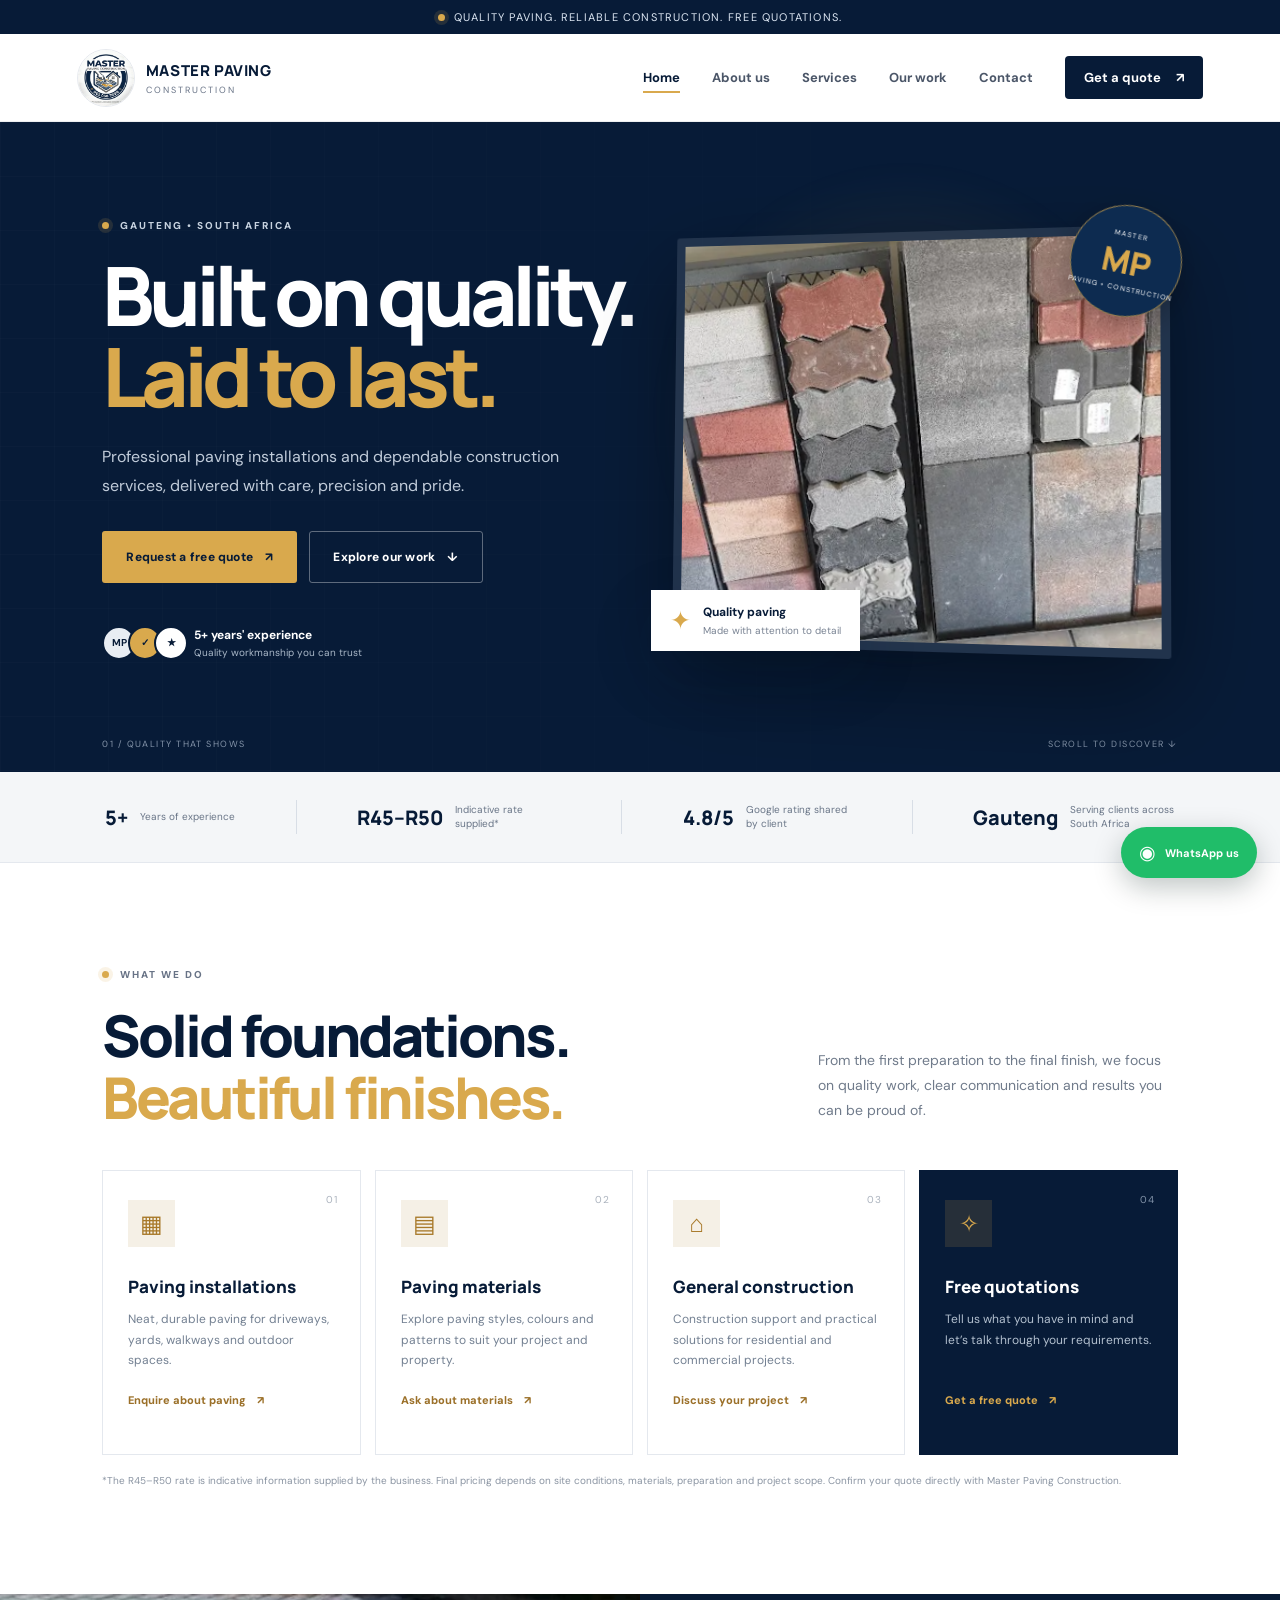
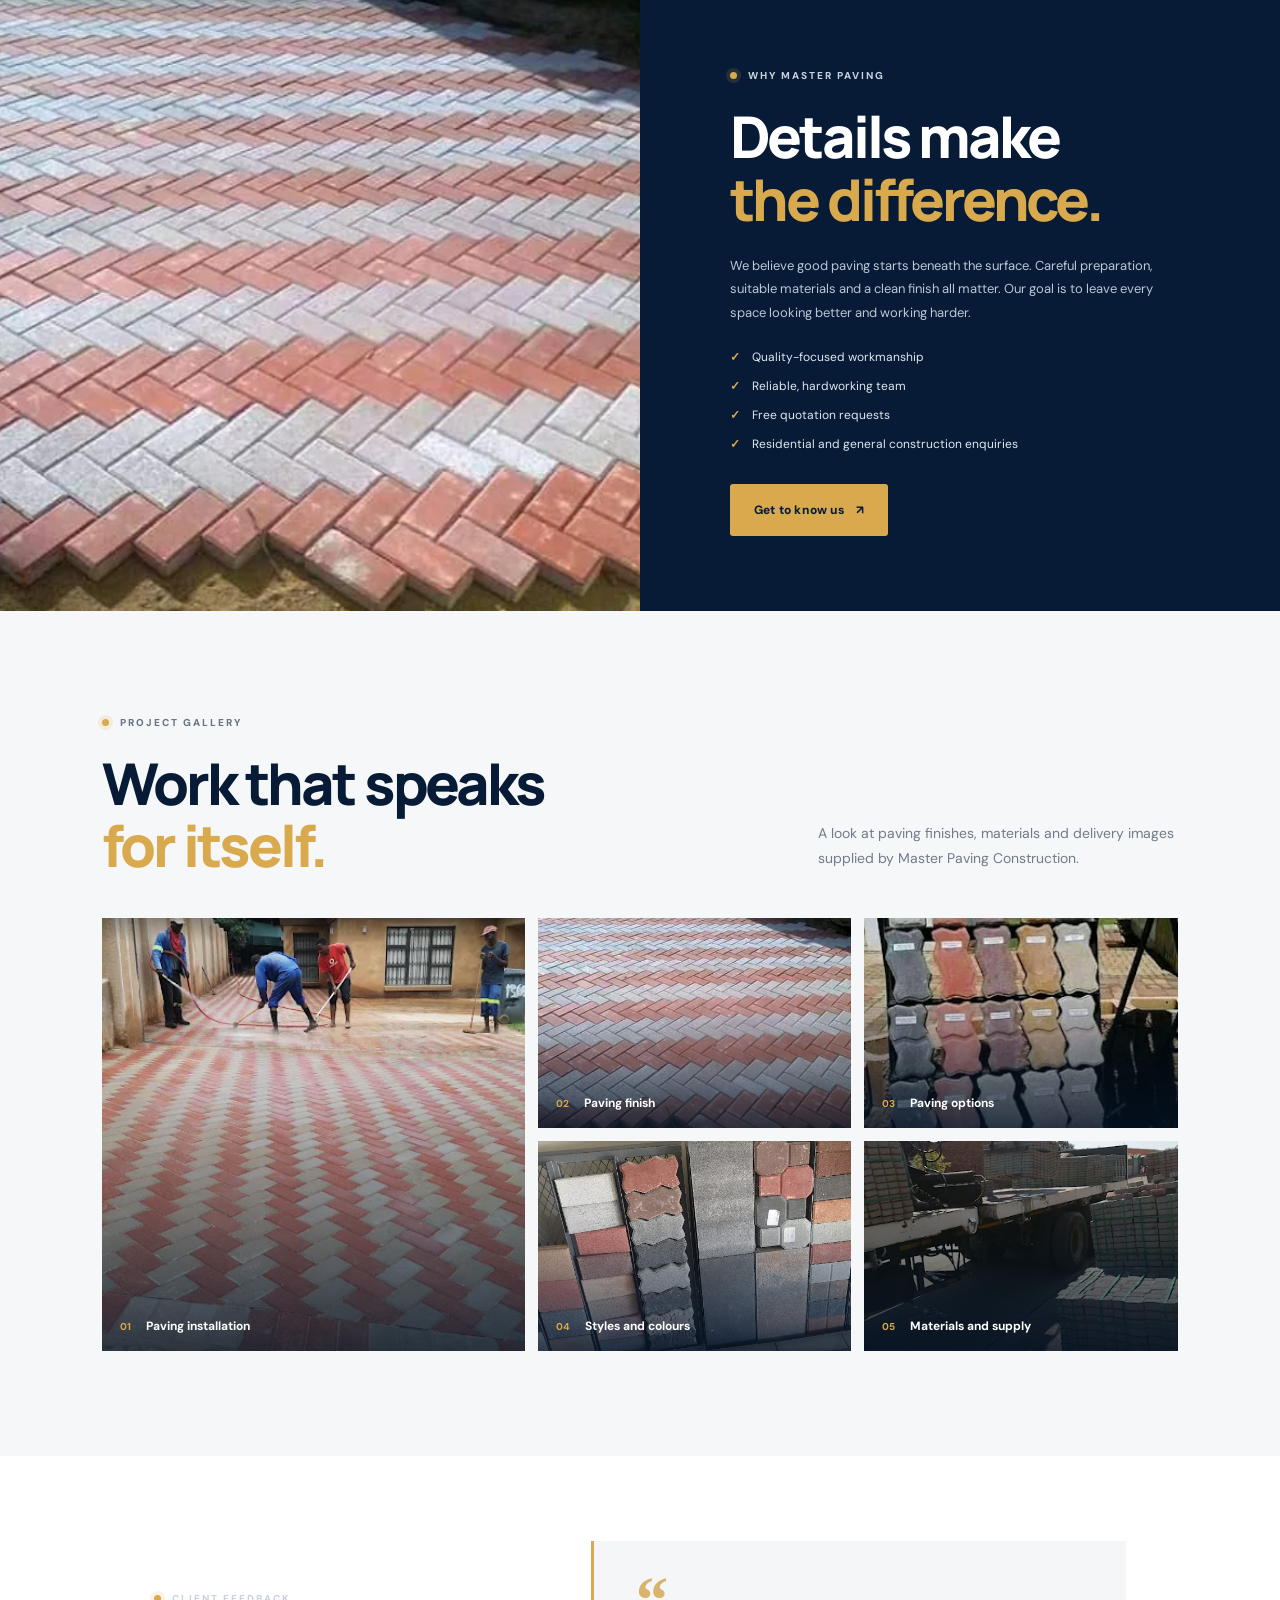
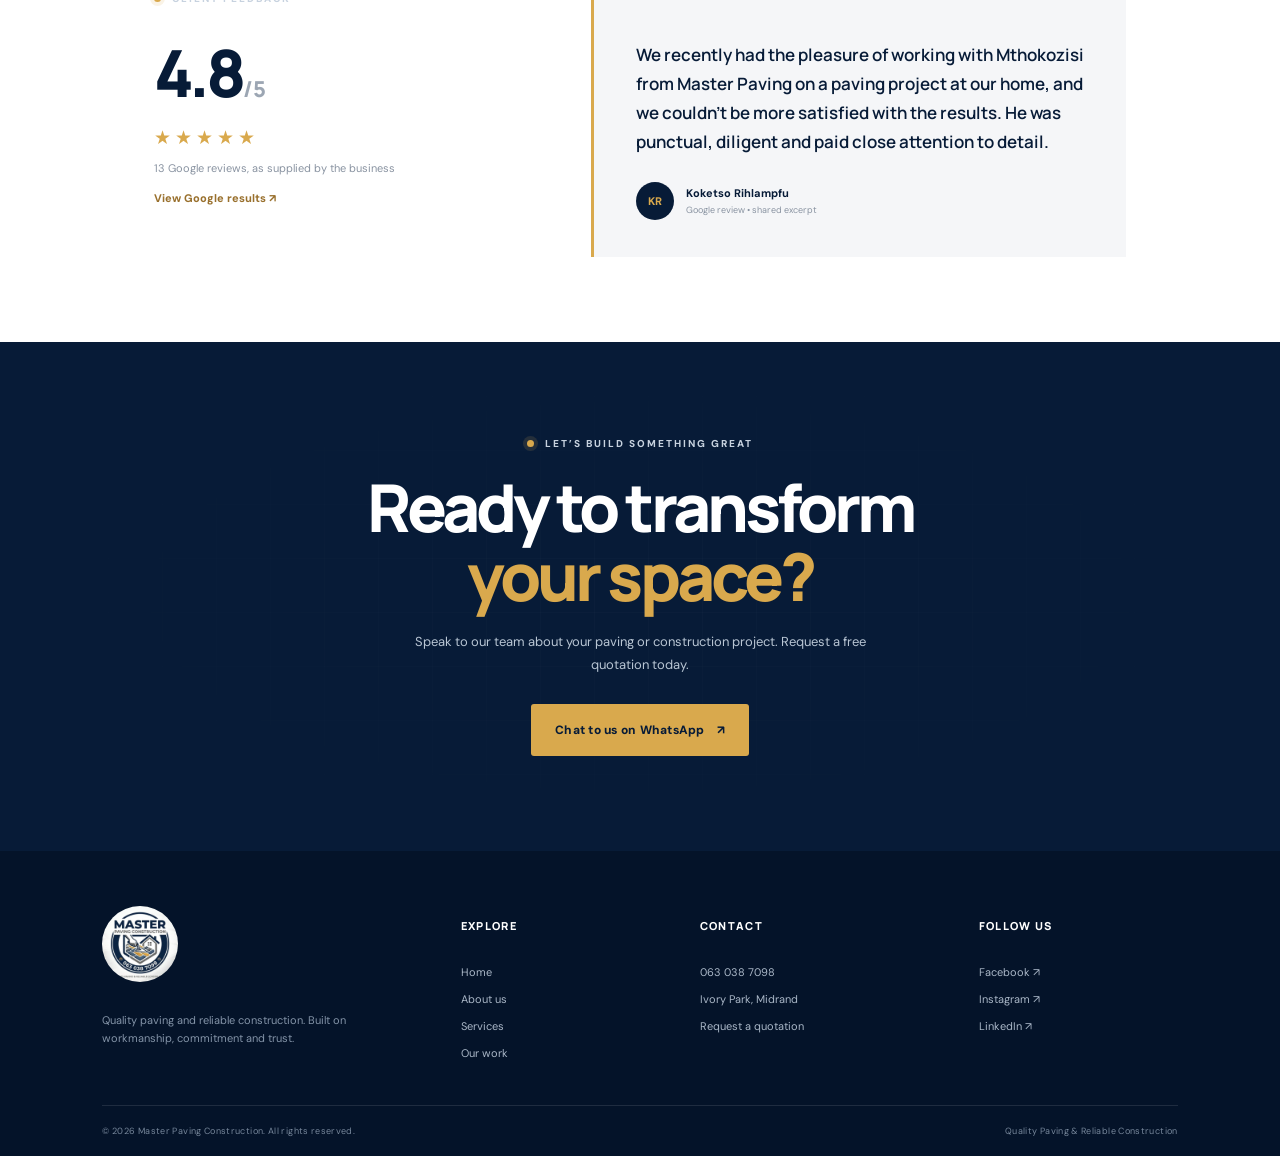
<file: index.html>
<!DOCTYPE html>
<html lang="en">
<head>
  <meta charset="UTF-8">
  <meta name="viewport" content="width=device-width, initial-scale=1">
  <meta name="theme-color" content="#071b37">
  <meta name="description" content="Master Paving Construction — quality paving installations and reliable construction services in Gauteng and across South Africa. Request your free quotation on WhatsApp.">
  <title>Master Paving Construction | Quality Paving & Construction</title>
  <link rel="preconnect" href="https://fonts.googleapis.com">
  <link rel="preconnect" href="https://fonts.gstatic.com" crossorigin>
  <link href="https://fonts.googleapis.com/css2?family=DM+Sans:wght@400;500;600;700;800&family=Manrope:wght@400;500;600;700;800&display=swap" rel="stylesheet">
  <link rel="stylesheet" href="styles.css">
</head>
<body>
  <div class="announcement"><span class="status-dot"></span> Quality paving. Reliable construction. Free quotations.</div>
  <header class="site-header">
    <a class="brand" href="index.html" aria-label="Master Paving Construction home">
      <img src="logo-master.jpg" alt="Master Paving Construction logo">
      <span><strong>MASTER PAVING</strong><small>CONSTRUCTION</small></span>
    </a>
    <button class="menu-toggle" aria-label="Open navigation" aria-expanded="false"><span></span><span></span><span></span></button>
    <nav class="main-nav" aria-label="Main navigation">
      <a class="active" href="index.html">Home</a><a href="about.html">About us</a><a href="#services">Services</a><a href="#gallery">Our work</a><a href="contact.html">Contact</a>
      <a class="nav-cta" href="https://wa.me/27630387098?text=Hello%20Master%20Paving%20Construction%2C%20I%27d%20like%20a%20free%20quotation." target="_blank" rel="noopener">Get a quote <span>↗</span></a>
    </nav>
  </header>

  <main>
    <section class="hero">
      <div class="hero-grid"></div><div class="hero-glow"></div>
      <div class="hero-content reveal">
        <p class="eyebrow"><span></span> GAUTENG • SOUTH AFRICA</p>
        <h1>Built on quality.<br><em>Laid to last.</em></h1>
        <p class="hero-copy">Professional paving installations and dependable construction services, delivered with care, precision and pride.</p>
        <div class="hero-actions">
          <a class="btn btn-gold" href="https://wa.me/27630387098?text=Hello%20Master%20Paving%20Construction%2C%20I%27d%20like%20to%20request%20a%20free%20quotation." target="_blank" rel="noopener">Request a free quote <span>↗</span></a>
          <a class="btn btn-outline" href="#gallery">Explore our work <span>↓</span></a>
        </div>
        <div class="hero-proof"><div class="proof-avatars"><b>MP</b><b>✓</b><b>★</b></div><p><strong>5+ years' experience</strong><small>Quality workmanship you can trust</small></p></div>
      </div>
      <div class="hero-visual reveal">
        <div class="hero-photo-wrap"><img src="paving-styles.png" alt="Recently installed red and grey interlocking paving being cleaned"></div>
        <div class="floating-note"><span class="note-icon">✦</span><span><strong>Quality paving</strong><small>Made with attention to detail</small></span></div>
        <div class="hero-stamp"><span>MASTER</span><strong>MP</strong><small>PAVING • CONSTRUCTION</small></div>
      </div>
      <div class="hero-bottom"><span>01 / QUALITY THAT SHOWS</span><span>SCROLL TO DISCOVER ↓</span></div>
    </section>

    <section class="trust-strip">
      <div><strong>5+</strong><span>Years of experience</span></div><i></i><div><strong>R45–R50</strong><span>Indicative rate supplied*</span></div><i></i><div><strong>4.8/5</strong><span>Google rating shared by client</span></div><i></i><div><strong>Gauteng</strong><span>Serving clients across South Africa</span></div>
    </section>

    <section class="section services-section" id="services">
      <div class="section-heading reveal"><div><p class="eyebrow dark"><span></span> WHAT WE DO</p><h2>Solid foundations.<br><em>Beautiful finishes.</em></h2></div><p>From the first preparation to the final finish, we focus on quality work, clear communication and results you can be proud of.</p></div>
      <div class="service-grid">
        <article class="service-card tilt-card reveal"><div class="service-number">01</div><div class="service-icon">▦</div><h3>Paving installations</h3><p>Neat, durable paving for driveways, yards, walkways and outdoor spaces.</p><button class="text-link service-wa" data-service="Paving installation">Enquire about paving <span>↗</span></button></article>
        <article class="service-card tilt-card reveal"><div class="service-number">02</div><div class="service-icon">▤</div><h3>Paving materials</h3><p>Explore paving styles, colours and patterns to suit your project and property.</p><button class="text-link service-wa" data-service="Paving materials and styles">Ask about materials <span>↗</span></button></article>
        <article class="service-card tilt-card reveal"><div class="service-number">03</div><div class="service-icon">⌂</div><h3>General construction</h3><p>Construction support and practical solutions for residential and commercial projects.</p><button class="text-link service-wa" data-service="General construction">Discuss your project <span>↗</span></button></article>
        <article class="service-card service-card-dark tilt-card reveal"><div class="service-number">04</div><div class="service-icon">✧</div><h3>Free quotations</h3><p>Tell us what you have in mind and let’s talk through your requirements.</p><button class="text-link light service-wa" data-service="A free project quotation">Get a free quote <span>↗</span></button></article>
      </div>
      <p class="fine-print">*The R45–R50 rate is indicative information supplied by the business. Final pricing depends on site conditions, materials, preparation and project scope. Confirm your quote directly with Master Paving Construction.</p>
    </section>

    <section class="feature-band">
      <div class="feature-image reveal"><img src="paving-pattern.png" alt="Red and grey interlocking paving pattern"></div>
      <div class="feature-copy reveal"><p class="eyebrow"><span></span> WHY MASTER PAVING</p><h2>Details make<br><em>the difference.</em></h2><p>We believe good paving starts beneath the surface. Careful preparation, suitable materials and a clean finish all matter. Our goal is to leave every space looking better and working harder.</p><ul class="check-list"><li>Quality-focused workmanship</li><li>Reliable, hardworking team</li><li>Free quotation requests</li><li>Residential and general construction enquiries</li></ul><a class="btn btn-gold" href="about.html">Get to know us <span>↗</span></a></div>
    </section>

    <section class="section gallery-section" id="gallery">
      <div class="section-heading reveal"><div><p class="eyebrow dark"><span></span> PROJECT GALLERY</p><h2>Work that speaks<br><em>for itself.</em></h2></div><p>A look at paving finishes, materials and delivery images supplied by Master Paving Construction.</p></div>
      <div class="gallery-grid">
        <figure class="gallery-item gallery-large reveal"><img src="completed-paving-cleaning.png" alt="Paving installation at a residential property"><figcaption><span>01</span> Paving installation</figcaption></figure>
        <figure class="gallery-item reveal"><img src="paving-pattern.png" alt="Close-up of a neat interlocking paving pattern"><figcaption><span>02</span> Paving finish</figcaption></figure>
        <figure class="gallery-item reveal"><img src="paver-samples.jpg" alt="Selection of paving block samples"><figcaption><span>03</span> Paving options</figcaption></figure>
        <figure class="gallery-item reveal"><img src="paving-styles.png" alt="Different paving block colours and styles"><figcaption><span>04</span> Styles and colours</figcaption></figure>
        <figure class="gallery-item reveal"><img src="paving-materials-delivery.png" alt="Paving materials loaded on a delivery truck"><figcaption><span>05</span> Materials and supply</figcaption></figure>
      </div>
    </section>

    <section class="reviews-section">
      <div class="reviews-inner reveal"><div class="review-score"><p class="eyebrow"><span></span> CLIENT FEEDBACK</p><div class="score">4.8<span>/5</span></div><div class="stars">★★★★★</div><p>13 Google reviews, as supplied by the business</p><a class="review-link" href="https://www.google.com/search?q=Master+Paving+Construction" target="_blank" rel="noopener">View Google results ↗</a></div>
        <div class="review-quote"><span class="quote-mark">“</span><blockquote>We recently had the pleasure of working with Mthokozisi from Master Paving on a paving project at our home, and we couldn’t be more satisfied with the results. He was punctual, diligent and paid close attention to detail.</blockquote><div class="review-author"><span class="author-avatar">KR</span><span><strong>Koketso Rihlampfu</strong><small>Google review • shared excerpt</small></span></div></div>
      </div>
    </section>

    <section class="cta-section"><div class="cta-pattern"></div><div class="cta-content reveal"><p class="eyebrow"><span></span> LET’S BUILD SOMETHING GREAT</p><h2>Ready to transform<br><em>your space?</em></h2><p>Speak to our team about your paving or construction project. Request a free quotation today.</p><a class="btn btn-gold" href="https://wa.me/27630387098?text=Hello%20Master%20Paving%20Construction%2C%20I%27d%20like%20a%20free%20quotation%20for%20my%20project." target="_blank" rel="noopener">Chat to us on WhatsApp <span>↗</span></a></div></section>
  </main>

  <footer class="footer"><div class="footer-main"><div class="footer-brand"><img src="logo-master.jpg" alt="Master Paving Construction logo"><p>Quality paving and reliable construction. Built on workmanship, commitment and trust.</p></div><div><h4>Explore</h4><a href="index.html">Home</a><a href="about.html">About us</a><a href="#services">Services</a><a href="#gallery">Our work</a></div><div><h4>Contact</h4><a href="tel:+27630387098">063 038 7098</a><a href="contact.html">Ivory Park, Midrand</a><a href="contact.html">Request a quotation</a></div><div><h4>Follow us</h4><a href="https://www.facebook.com/mpavingc" target="_blank" rel="noopener">Facebook ↗</a><a href="https://www.instagram.com/master_paving_construction1/" target="_blank" rel="noopener">Instagram ↗</a><a href="https://www.linkedin.com/in/master-paving-construction-39a4211b0/" target="_blank" rel="noopener">LinkedIn ↗</a></div></div><div class="footer-bottom"><span>© <span id="year"></span> Master Paving Construction. All rights reserved.</span><span>Quality Paving & Reliable Construction</span></div></footer>
  <a class="floating-wa" href="https://wa.me/27630387098?text=Hello%20Master%20Paving%20Construction%2C%20I%20have%20an%20enquiry." target="_blank" rel="noopener" aria-label="Chat with Master Paving Construction on WhatsApp"><span>◉</span><b>WhatsApp us</b></a>
  <script src="script.js"></script>
</body>
</html>
</file>
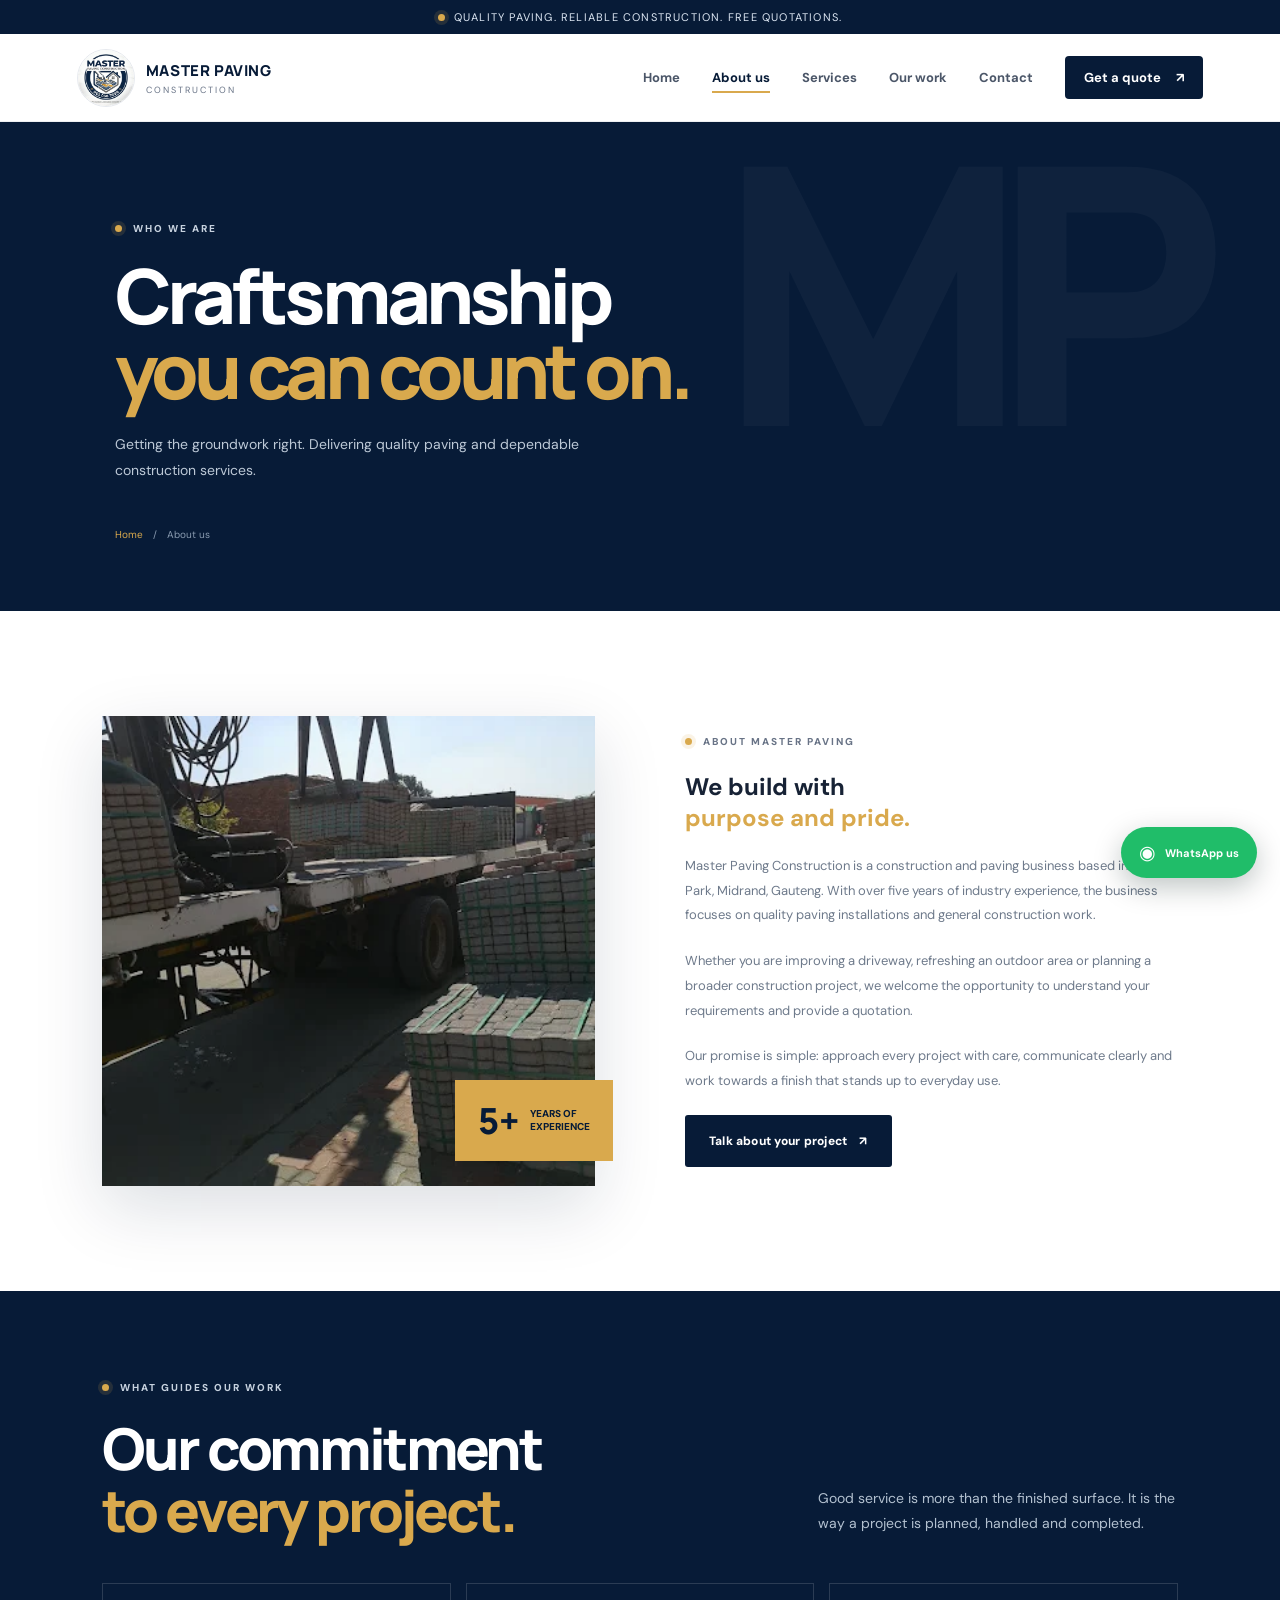
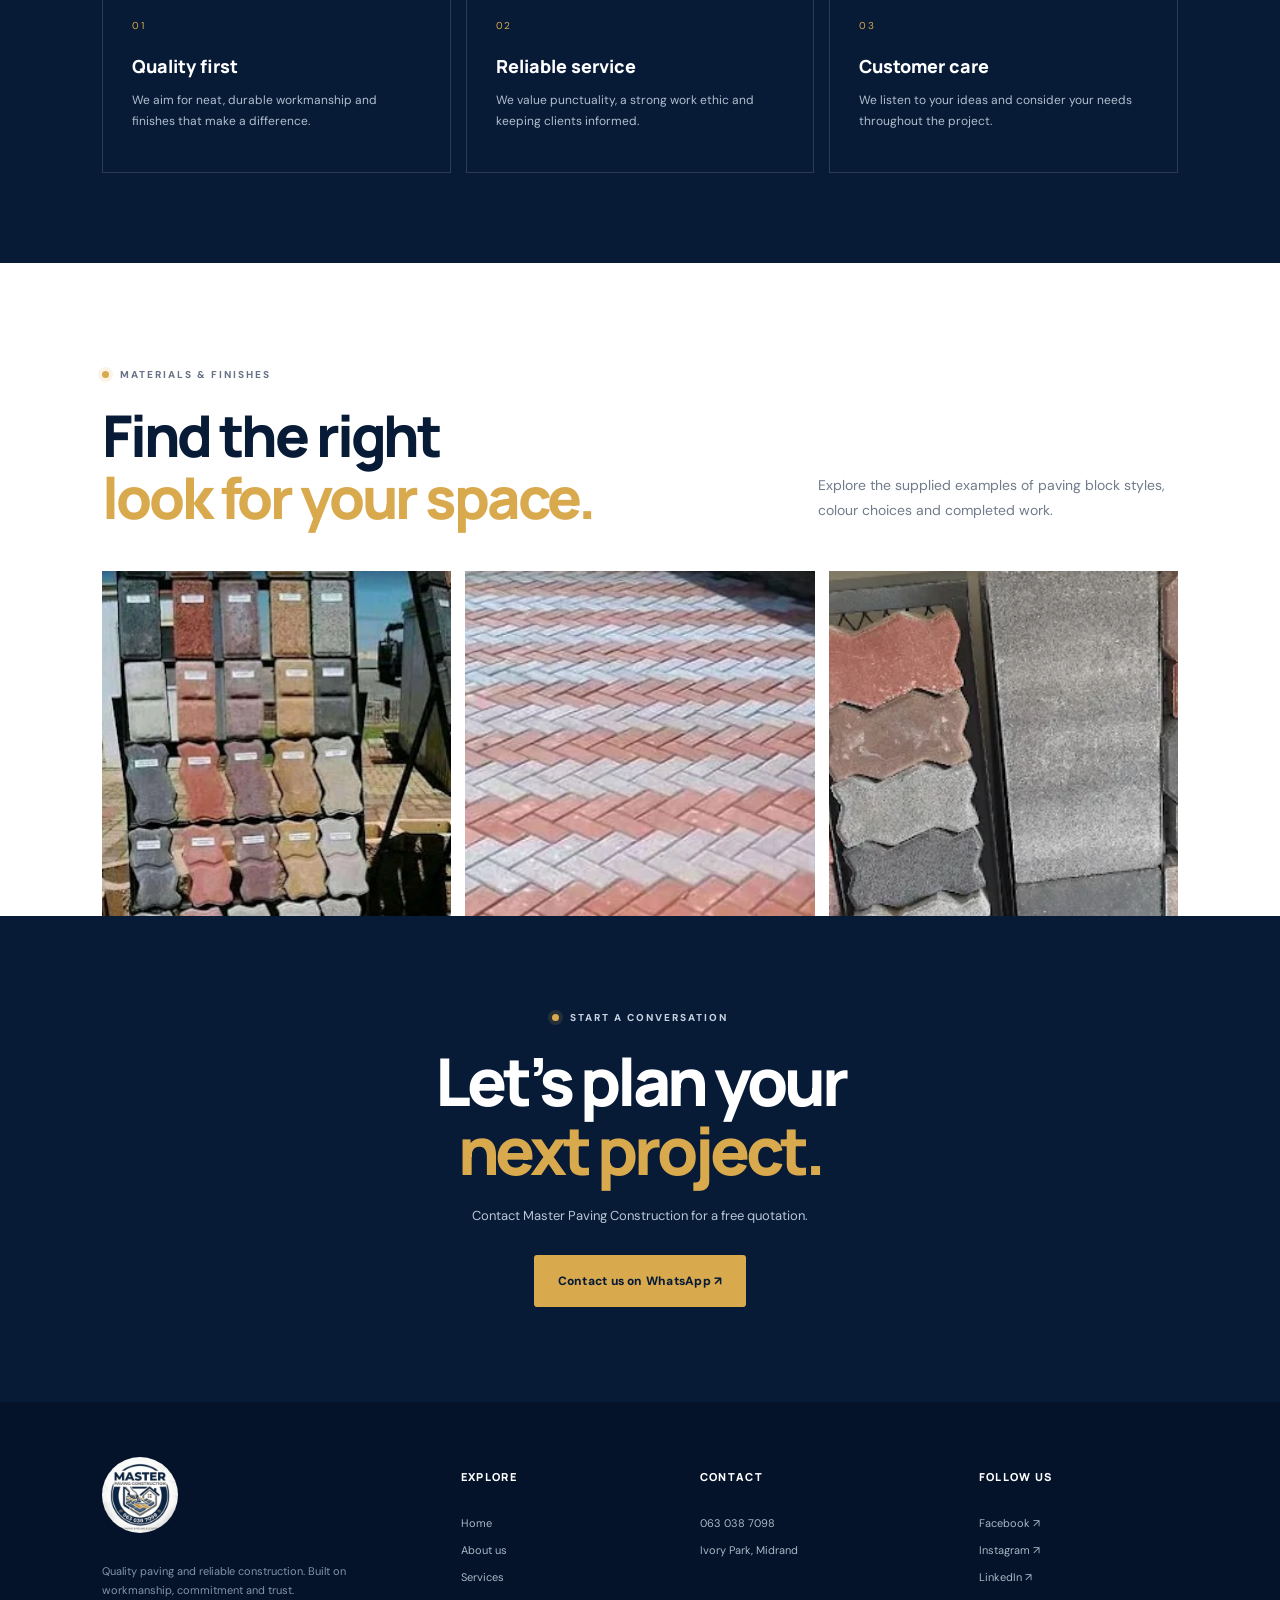
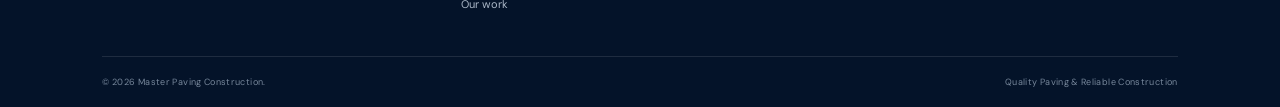
<file: about.html>
<!DOCTYPE html>
<html lang="en"><head><meta charset="UTF-8"><meta name="viewport" content="width=device-width, initial-scale=1"><meta name="theme-color" content="#071b37"><meta name="description" content="Learn about Master Paving Construction, based in Ivory Park, Midrand and serving clients across Gauteng and South Africa."><title>About Us | Master Paving Construction</title><link rel="preconnect" href="https://fonts.googleapis.com"><link rel="preconnect" href="https://fonts.gstatic.com" crossorigin><link href="https://fonts.googleapis.com/css2?family=DM+Sans:wght@400;500;600;700;800&family=Manrope:wght@400;500;600;700;800&display=swap" rel="stylesheet"><link rel="stylesheet" href="styles.css"></head>
<body><div class="announcement"><span class="status-dot"></span> Quality paving. Reliable construction. Free quotations.</div><header class="site-header"><a class="brand" href="index.html"><img src="logo-master.jpg" alt="Master Paving Construction logo"><span><strong>MASTER PAVING</strong><small>CONSTRUCTION</small></span></a><button class="menu-toggle" aria-label="Open navigation" aria-expanded="false"><span></span><span></span><span></span></button><nav class="main-nav"><a href="index.html">Home</a><a class="active" href="about.html">About us</a><a href="index.html#services">Services</a><a href="index.html#gallery">Our work</a><a href="contact.html">Contact</a><a class="nav-cta" href="https://wa.me/27630387098?text=Hello%20Master%20Paving%20Construction%2C%20I%27d%20like%20a%20free%20quotation." target="_blank" rel="noopener">Get a quote <span>↗</span></a></nav></header>
<main><section class="page-hero"><div class="page-hero-inner reveal"><p class="eyebrow"><span></span> WHO WE ARE</p><h1>Craftsmanship<br><em>you can count on.</em></h1><p>Getting the groundwork right. Delivering quality paving and dependable construction services.</p><div class="breadcrumbs"><a href="index.html">Home</a><span>/</span> About us</div></div></section>
<section class="about-intro section"><div class="about-photo reveal"><img src="paving-materials-delivery.png" alt="Paving materials ready for a construction project"><div class="photo-tag"><strong>5+</strong><span>years of<br>experience</span></div></div><div class="about-copy reveal"><p class="eyebrow dark"><span></span> ABOUT MASTER PAVING</p><h2>We build with<br><em>purpose and pride.</em></h2><p>Master Paving Construction is a construction and paving business based in Ivory Park, Midrand, Gauteng. With over five years of industry experience, the business focuses on quality paving installations and general construction work.</p><p>Whether you are improving a driveway, refreshing an outdoor area or planning a broader construction project, we welcome the opportunity to understand your requirements and provide a quotation.</p><p>Our promise is simple: approach every project with care, communicate clearly and work towards a finish that stands up to everyday use.</p><a class="btn btn-blue" href="contact.html">Talk about your project <span>↗</span></a></div></section>
<section class="values-section"><div class="section-heading reveal"><div><p class="eyebrow"><span></span> WHAT GUIDES OUR WORK</p><h2>Our commitment<br><em>to every project.</em></h2></div><p>Good service is more than the finished surface. It is the way a project is planned, handled and completed.</p></div><div class="values-grid"><article class="value-card reveal"><span>01</span><h3>Quality first</h3><p>We aim for neat, durable workmanship and finishes that make a difference.</p></article><article class="value-card reveal"><span>02</span><h3>Reliable service</h3><p>We value punctuality, a strong work ethic and keeping clients informed.</p></article><article class="value-card reveal"><span>03</span><h3>Customer care</h3><p>We listen to your ideas and consider your needs throughout the project.</p></article></div></section>
<section class="about-gallery section"><div class="section-heading reveal"><div><p class="eyebrow dark"><span></span> MATERIALS & FINISHES</p><h2>Find the right<br><em>look for your space.</em></h2></div><p>Explore the supplied examples of paving block styles, colour choices and completed work.</p></div><div class="about-image-row"><img src="paver-samples.jpg" alt="Paving samples"><img src="paving-pattern.png" alt="Interlocking paving"><img src="paving-styles.png" alt="Paving block styles"></div></section>
<section class="cta-section"><div class="cta-content reveal"><p class="eyebrow"><span></span> START A CONVERSATION</p><h2>Let’s plan your<br><em>next project.</em></h2><p>Contact Master Paving Construction for a free quotation.</p><a class="btn btn-gold" href="https://wa.me/27630387098?text=Hello%20Master%20Paving%20Construction%2C%20I%27d%20like%20to%20discuss%20a%20project." target="_blank" rel="noopener">Contact us on WhatsApp ↗</a></div></section></main>
<footer class="footer"><div class="footer-main"><div class="footer-brand"><img src="logo-master.jpg" alt="Master Paving Construction logo"><p>Quality paving and reliable construction. Built on workmanship, commitment and trust.</p></div><div><h4>Explore</h4><a href="index.html">Home</a><a href="about.html">About us</a><a href="index.html#services">Services</a><a href="index.html#gallery">Our work</a></div><div><h4>Contact</h4><a href="tel:+27630387098">063 038 7098</a><a href="contact.html">Ivory Park, Midrand</a></div><div><h4>Follow us</h4><a href="https://www.facebook.com/mpavingc" target="_blank" rel="noopener">Facebook ↗</a><a href="https://www.instagram.com/master_paving_construction1/" target="_blank" rel="noopener">Instagram ↗</a><a href="https://www.linkedin.com/in/master-paving-construction-39a4211b0/" target="_blank" rel="noopener">LinkedIn ↗</a></div></div><div class="footer-bottom"><span>© <span id="year"></span> Master Paving Construction.</span><span>Quality Paving & Reliable Construction</span></div></footer><a class="floating-wa" href="https://wa.me/27630387098?text=Hello%20Master%20Paving%20Construction%2C%20I%20have%20an%20enquiry." target="_blank" rel="noopener" aria-label="WhatsApp"><span>◉</span><b>WhatsApp us</b></a><script src="script.js"></script></body></html>
</file>
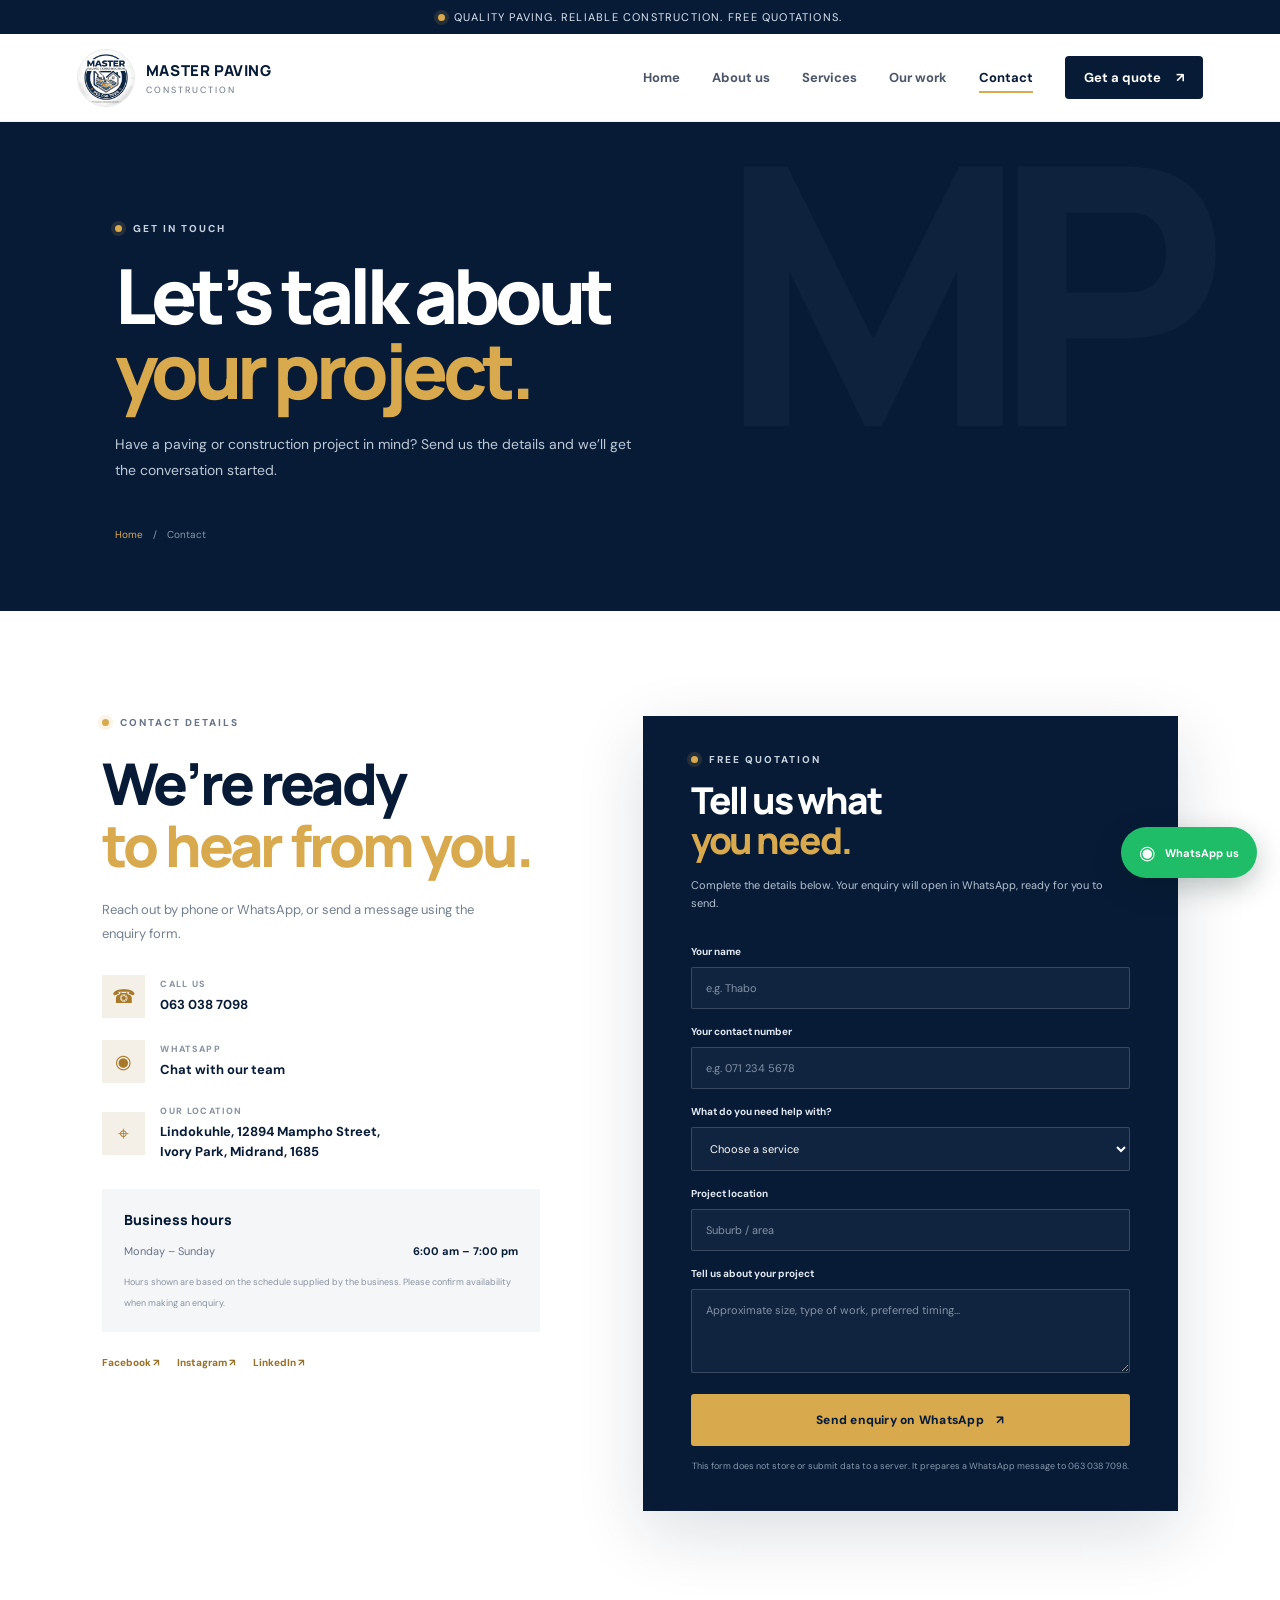
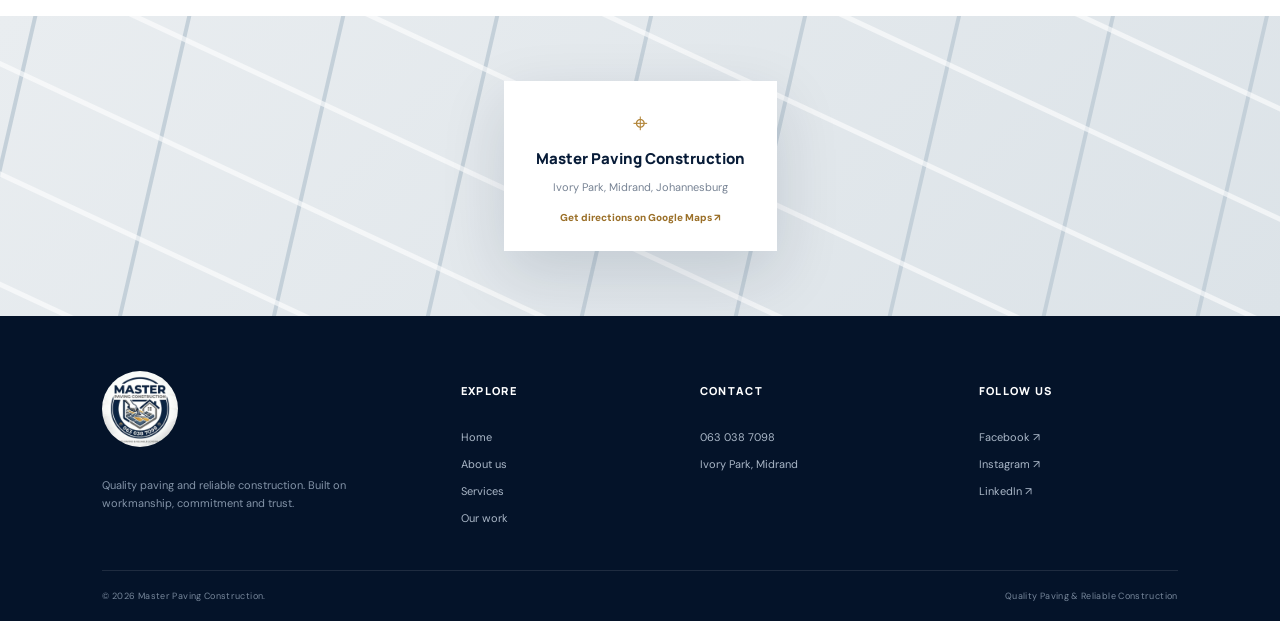
<file: contact.html>
<!DOCTYPE html>
<html lang="en"><head><meta charset="UTF-8"><meta name="viewport" content="width=device-width, initial-scale=1"><meta name="theme-color" content="#071b37"><meta name="description" content="Contact Master Paving Construction in Ivory Park, Midrand. Call or WhatsApp 063 038 7098 for a free paving or construction quotation."><title>Contact | Master Paving Construction</title><link rel="preconnect" href="https://fonts.googleapis.com"><link rel="preconnect" href="https://fonts.gstatic.com" crossorigin><link href="https://fonts.googleapis.com/css2?family=DM+Sans:wght@400;500;600;700;800&family=Manrope:wght@400;500;600;700;800&display=swap" rel="stylesheet"><link rel="stylesheet" href="styles.css"></head>
<body><div class="announcement"><span class="status-dot"></span> Quality paving. Reliable construction. Free quotations.</div><header class="site-header"><a class="brand" href="index.html"><img src="logo-master.jpg" alt="Master Paving Construction logo"><span><strong>MASTER PAVING</strong><small>CONSTRUCTION</small></span></a><button class="menu-toggle" aria-label="Open navigation" aria-expanded="false"><span></span><span></span><span></span></button><nav class="main-nav"><a href="index.html">Home</a><a href="about.html">About us</a><a href="index.html#services">Services</a><a href="index.html#gallery">Our work</a><a class="active" href="contact.html">Contact</a><a class="nav-cta" href="#quote-form">Get a quote <span>↗</span></a></nav></header>
<main><section class="page-hero contact-hero"><div class="page-hero-inner reveal"><p class="eyebrow"><span></span> GET IN TOUCH</p><h1>Let’s talk about<br><em>your project.</em></h1><p>Have a paving or construction project in mind? Send us the details and we’ll get the conversation started.</p><div class="breadcrumbs"><a href="index.html">Home</a><span>/</span> Contact</div></div></section>
<section class="contact-layout section"><div class="contact-details reveal"><p class="eyebrow dark"><span></span> CONTACT DETAILS</p><h2>We’re ready<br><em>to hear from you.</em></h2><p>Reach out by phone or WhatsApp, or send a message using the enquiry form.</p><a class="contact-line" href="tel:+27630387098"><span class="contact-icon">☎</span><span><small>CALL US</small><strong>063 038 7098</strong></span></a><a class="contact-line" href="https://wa.me/27630387098?text=Hello%20Master%20Paving%20Construction%2C%20I%20have%20an%20enquiry." target="_blank" rel="noopener"><span class="contact-icon">◉</span><span><small>WHATSAPP</small><strong>Chat with our team</strong></span></a><div class="contact-line"><span class="contact-icon">⌖</span><span><small>OUR LOCATION</small><strong>Lindokuhle, 12894 Mampho Street,<br>Ivory Park, Midrand, 1685</strong></span></div><div class="hours-card"><h3>Business hours</h3><p><span>Monday – Sunday</span><strong>6:00 am – 7:00 pm</strong></p><small>Hours shown are based on the schedule supplied by the business. Please confirm availability when making an enquiry.</small></div><div class="social-row"><a href="https://www.facebook.com/mpavingc" target="_blank" rel="noopener">Facebook ↗</a><a href="https://www.instagram.com/master_paving_construction1/" target="_blank" rel="noopener">Instagram ↗</a><a href="https://www.linkedin.com/in/master-paving-construction-39a4211b0/" target="_blank" rel="noopener">LinkedIn ↗</a></div></div>
<div class="quote-form-wrap reveal" id="quote-form"><div class="form-heading"><p class="eyebrow"><span></span> FREE QUOTATION</p><h2>Tell us what<br><em>you need.</em></h2><p>Complete the details below. Your enquiry will open in WhatsApp, ready for you to send.</p></div><form id="quoteForm"><label for="clientName">Your name</label><input id="clientName" name="name" type="text" placeholder="e.g. Thabo" required><label for="clientPhone">Your contact number</label><input id="clientPhone" name="phone" type="tel" placeholder="e.g. 071 234 5678" required><label for="serviceType">What do you need help with?</label><select id="serviceType" name="service" required><option value="">Choose a service</option><option>Paving installation</option><option>Paving materials and styles</option><option>General construction</option><option>Free project quotation</option><option>Other enquiry</option></select><label for="projectLocation">Project location</label><input id="projectLocation" name="location" type="text" placeholder="Suburb / area"><label for="projectMessage">Tell us about your project</label><textarea id="projectMessage" name="message" rows="4" placeholder="Approximate size, type of work, preferred timing..."></textarea><button class="btn btn-gold form-submit" type="submit">Send enquiry on WhatsApp <span>↗</span></button><p class="form-note">This form does not store or submit data to a server. It prepares a WhatsApp message to 063 038 7098.</p></form></div></section>
<section class="map-section"><div class="map-placeholder"><div class="map-card"><span class="map-pin">⌖</span><strong>Master Paving Construction</strong><p>Ivory Park, Midrand, Johannesburg</p><a href="https://www.google.com/maps/search/?api=1&query=12894+Mampho+Street%2C+Ivory+Park%2C+Midrand%2C+1685" target="_blank" rel="noopener">Get directions on Google Maps ↗</a></div></div></section></main>
<footer class="footer"><div class="footer-main"><div class="footer-brand"><img src="logo-master.jpg" alt="Master Paving Construction logo"><p>Quality paving and reliable construction. Built on workmanship, commitment and trust.</p></div><div><h4>Explore</h4><a href="index.html">Home</a><a href="about.html">About us</a><a href="index.html#services">Services</a><a href="index.html#gallery">Our work</a></div><div><h4>Contact</h4><a href="tel:+27630387098">063 038 7098</a><a href="https://www.google.com/maps/search/?api=1&query=12894+Mampho+Street%2C+Ivory+Park%2C+Midrand%2C+1685">Ivory Park, Midrand</a></div><div><h4>Follow us</h4><a href="https://www.facebook.com/mpavingc" target="_blank" rel="noopener">Facebook ↗</a><a href="https://www.instagram.com/master_paving_construction1/" target="_blank" rel="noopener">Instagram ↗</a><a href="https://www.linkedin.com/in/master-paving-construction-39a4211b0/" target="_blank" rel="noopener">LinkedIn ↗</a></div></div><div class="footer-bottom"><span>© <span id="year"></span> Master Paving Construction.</span><span>Quality Paving & Reliable Construction</span></div></footer><a class="floating-wa" href="https://wa.me/27630387098?text=Hello%20Master%20Paving%20Construction%2C%20I%20have%20an%20enquiry." target="_blank" rel="noopener" aria-label="WhatsApp"><span>◉</span><b>WhatsApp us</b></a><script src="script.js"></script></body></html>
</file>
<file: styles.css>
/* MASTER PAVING CONSTRUCTION — premium navy, white and gold visual system */
:root{--navy:#071b37;--navy2:#0d2b50;--gold:#d9a94d;--gold2:#f1cb7b;--ink:#172235;--muted:#687386;--paper:#f6f7f8;--white:#fff;--line:#e4e8ee;--shadow:0 22px 65px rgba(7,27,55,.14)}
*{box-sizing:border-box}html{scroll-behavior:smooth;scroll-padding-top:95px}body{margin:0;font-family:"DM Sans",sans-serif;color:var(--ink);background:#fff;overflow-x:hidden}a{color:inherit;text-decoration:none}button,input,select,textarea{font:inherit}.announcement{height:34px;background:var(--navy);color:#dce6f2;display:flex;align-items:center;justify-content:center;gap:9px;font-size:11px;letter-spacing:.11em;text-transform:uppercase}.status-dot,.eyebrow span{width:7px;height:7px;border-radius:50%;background:var(--gold);display:inline-block;box-shadow:0 0 0 4px rgba(217,169,77,.14)}
.site-header{height:88px;padding:0 clamp(20px,6vw,90px);display:flex;align-items:center;justify-content:space-between;background:rgba(255,255,255,.96);position:sticky;top:0;z-index:50;border-bottom:1px solid rgba(7,27,55,.07);backdrop-filter:blur(18px)}.brand{display:flex;align-items:center;gap:11px}.brand img{width:58px;height:58px;object-fit:cover;border-radius:50%;border:1px solid #e6e9ee}.brand span{display:flex;flex-direction:column;color:var(--navy);line-height:1.05}.brand strong{font:800 15px Manrope,sans-serif;letter-spacing:.04em}.brand small{font-size:9px;letter-spacing:.22em;margin-top:5px;color:#687386}.main-nav{display:flex;align-items:center;gap:clamp(17px,2.5vw,36px);font-size:13px;font-weight:700;color:#4b5668}.main-nav>a:not(.nav-cta){position:relative;padding:12px 0}.main-nav>a:not(.nav-cta):after{content:"";position:absolute;bottom:5px;left:0;width:0;height:2px;background:var(--gold);transition:.3s}.main-nav>a:hover:after,.main-nav>a.active:after{width:100%}.main-nav a.active{color:var(--navy)}.nav-cta{background:var(--navy);color:white;padding:13px 19px;border-radius:4px;transition:.25s}.nav-cta:hover{background:var(--gold);color:var(--navy);transform:translateY(-2px)}.nav-cta span,.btn span{margin-left:12px}.menu-toggle{display:none;background:none;border:0}
.hero{position:relative;min-height:650px;background:var(--navy);color:white;display:grid;grid-template-columns:1.02fr .98fr;align-items:center;padding:70px clamp(24px,8vw,125px) 85px;overflow:hidden}.hero-grid,.cta-pattern{position:absolute;inset:0;opacity:.11;background-image:linear-gradient(rgba(255,255,255,.15) 1px,transparent 1px),linear-gradient(90deg,rgba(255,255,255,.15) 1px,transparent 1px);background-size:54px 54px;mask-image:linear-gradient(90deg,#000,transparent 85%)}.hero-glow{position:absolute;width:520px;height:520px;border-radius:50%;right:9%;top:5%;background:radial-gradient(circle,rgba(217,169,77,.17),transparent 68%);filter:blur(10px)}.hero-content,.hero-visual{position:relative;z-index:2}.eyebrow{font-size:10px;font-weight:800;letter-spacing:.2em;text-transform:uppercase;color:#c7d2df;display:flex;align-items:center;gap:11px;margin:0 0 23px}.eyebrow.dark{color:#687386}.hero h1,.page-hero h1{font:800 clamp(48px,6.4vw,88px)/.99 Manrope,sans-serif;letter-spacing:-.065em;margin:0;max-width:650px}.hero h1 em,.page-hero h1 em,.section h2 em,.section-heading h2 em,.feature-copy h2 em,.cta-section h2 em,.contact-details h2 em,.form-heading h2 em{font-style:normal;color:var(--gold)}.hero-copy{max-width:490px;color:#c1ccda;font-size:16px;line-height:1.8;margin:26px 0 30px}.hero-actions{display:flex;flex-wrap:wrap;gap:12px}.btn{min-height:52px;padding:0 23px;display:inline-flex;align-items:center;justify-content:center;font-size:12px;font-weight:800;letter-spacing:.02em;border:1px solid transparent;border-radius:3px;transition:transform .25s,background .25s,box-shadow .25s;cursor:pointer}.btn:hover{transform:translateY(-4px);box-shadow:0 12px 25px rgba(0,0,0,.17)}.btn-gold{background:var(--gold);color:var(--navy)}.btn-gold:hover{background:var(--gold2)}.btn-outline{border-color:rgba(255,255,255,.35);color:white}.btn-outline:hover{border-color:var(--gold);color:var(--gold)}.btn-blue{background:var(--navy);color:white}.hero-proof{display:flex;align-items:center;gap:14px;margin-top:43px}.proof-avatars{display:flex}.proof-avatars b{width:34px;height:34px;border-radius:50%;display:grid;place-items:center;background:#e8edf3;color:var(--navy);border:2px solid var(--navy);margin-right:-8px;font-size:10px}.proof-avatars b:nth-child(2){background:var(--gold)}.proof-avatars b:nth-child(3){background:#fff}.hero-proof p{display:flex;flex-direction:column;gap:3px;margin:0}.hero-proof strong{font-size:12px}.hero-proof small{color:#aab8c8;font-size:10px}.hero-visual{height:470px;display:flex;align-items:center;justify-content:center;perspective:1000px}.hero-photo-wrap{width:min(100%,500px);height:420px;overflow:hidden;border:9px solid rgba(255,255,255,.1);box-shadow:0 35px 90px rgba(0,0,0,.4);transform:rotateY(-8deg) rotateX(2deg);transition:transform .7s cubic-bezier(.2,.8,.2,1);border-radius:3px}.hero-photo-wrap:hover{transform:rotateY(0) rotateX(0) scale(1.02)}.hero-photo-wrap img{width:100%;height:100%;object-fit:cover}.floating-note{position:absolute;left:0;bottom:24px;display:flex;gap:12px;align-items:center;background:white;color:var(--navy);padding:14px 19px;box-shadow:var(--shadow);animation:float 4s ease-in-out infinite}.note-icon{font-size:25px;color:var(--gold)}.floating-note span:last-child{display:flex;flex-direction:column;gap:4px}.floating-note strong{font-size:12px}.floating-note small{font-size:10px;color:#788292}.hero-stamp{position:absolute;right:-4px;top:0;width:112px;height:112px;border:1px solid rgba(217,169,77,.65);border-radius:50%;display:flex;flex-direction:column;align-items:center;justify-content:center;background:var(--navy2);box-shadow:0 10px 30px #0004;transform:rotate(12deg)}.hero-stamp span,.hero-stamp small{font-size:7px;letter-spacing:.15em}.hero-stamp strong{font:800 33px Manrope;color:var(--gold)}.hero-bottom{position:absolute;bottom:22px;left:clamp(24px,8vw,125px);right:clamp(24px,8vw,125px);display:flex;justify-content:space-between;color:#8494a9;font-size:9px;letter-spacing:.16em}
.trust-strip{display:flex;align-items:center;justify-content:space-evenly;gap:20px;padding:28px 5%;background:#f4f6f8;border-bottom:1px solid var(--line)}.trust-strip div{display:flex;align-items:center;gap:12px}.trust-strip strong{font:800 20px Manrope;color:var(--navy)}.trust-strip span{font-size:10px;color:#697587;max-width:105px;line-height:1.4}.trust-strip i{height:34px;width:1px;background:#d8dee6}
.section{padding:105px clamp(24px,8vw,125px)}.section-heading{display:flex;justify-content:space-between;align-items:end;gap:35px;margin-bottom:42px}.section-heading h2,.feature-copy h2,.contact-details h2,.form-heading h2{font:800 clamp(34px,4.5vw,58px)/1.08 Manrope;letter-spacing:-.055em;color:var(--navy);margin:0}.section-heading>p{max-width:360px;color:#707b8b;font-size:14px;line-height:1.8;margin:0 0 5px}.services-section{background:white}.service-grid{display:grid;grid-template-columns:repeat(4,1fr);gap:14px}.service-card{position:relative;min-height:285px;padding:29px 25px;border:1px solid var(--line);background:#fff;transition:box-shadow .35s,border-color .35s,transform .35s;transform-style:preserve-3d}.service-card:hover{box-shadow:0 25px 55px rgba(7,27,55,.12);border-color:#d3b16e}.service-number{position:absolute;right:22px;top:22px;color:#aab2bd;font-size:10px;letter-spacing:.1em}.service-icon{width:47px;height:47px;display:grid;place-items:center;background:#f5f0e6;color:#a87929;font-size:24px;margin-bottom:28px}.service-card h3{font:800 17px Manrope;color:var(--navy);margin:0 0 11px}.service-card p{font-size:12px;line-height:1.7;color:#738092;min-height:62px;margin:0 0 17px}.text-link{padding:0;border:0;background:none;color:#9b7029;font-size:11px;font-weight:800;cursor:pointer}.text-link span{margin-left:8px}.service-card-dark{background:var(--navy);border-color:var(--navy)}.service-card-dark h3{color:white}.service-card-dark p{color:#b3c0cf}.service-card-dark .service-number{color:#8293a8}.service-card-dark .service-icon{background:rgba(217,169,77,.15);color:var(--gold)}.text-link.light{color:var(--gold)}.fine-print{font-size:10px;color:#8a94a2;line-height:1.6;margin:18px 0 0}
.feature-band{display:grid;grid-template-columns:1fr 1fr;background:var(--navy);color:white;min-height:550px}.feature-image{min-height:520px;overflow:hidden}.feature-image img{width:100%;height:100%;object-fit:cover;transition:transform 1s}.feature-image:hover img{transform:scale(1.06)}.feature-copy{padding:75px clamp(30px,7vw,100px);align-self:center}.feature-copy h2{color:white}.feature-copy>p:not(.eyebrow){color:#bac7d5;line-height:1.8;font-size:13px;max-width:480px;margin:24px 0}.check-list{padding:0;list-style:none;margin:25px 0 32px;display:grid;gap:13px;color:#e0e7ef;font-size:12px}.check-list li:before{content:"✓";color:var(--gold);font-weight:900;margin-right:12px}
.gallery-section{background:var(--paper)}.gallery-grid{display:grid;grid-template-columns:1.35fr 1fr 1fr;grid-auto-rows:210px;gap:13px}.gallery-item{position:relative;margin:0;overflow:hidden;background:#d9dee5}.gallery-item img{width:100%;height:100%;object-fit:cover;transition:transform .7s cubic-bezier(.2,.8,.2,1),filter .5s}.gallery-item:hover img{transform:scale(1.07);filter:saturate(1.08)}.gallery-item:after{content:"";position:absolute;inset:35% 0 0;background:linear-gradient(transparent,rgba(4,18,37,.8))}.gallery-item figcaption{position:absolute;z-index:1;bottom:17px;left:18px;color:white;font-size:12px;font-weight:700}.gallery-item figcaption span{color:var(--gold);margin-right:12px;font-size:10px}.gallery-large{grid-row:span 2}
.reviews-section{background:#fff;padding:85px clamp(24px,12vw,180px)}.reviews-inner{display:grid;grid-template-columns:.8fr 1.2fr;gap:80px;align-items:center;max-width:1000px;margin:auto}.review-score .score{font:800 65px Manrope;letter-spacing:-.06em;color:var(--navy);margin:8px 0}.score span{font-size:22px;color:#9ca6b3;letter-spacing:0}.stars{color:var(--gold);letter-spacing:4px;font-size:19px}.review-score>p:not(.eyebrow){font-size:11px;color:#8993a1}.review-link{font-size:11px;color:#99702d;font-weight:800}.review-quote{position:relative;padding:37px 42px;background:#f5f6f8;border-left:3px solid var(--gold)}.quote-mark{font:800 65px Georgia;color:#d9b46e;line-height:.7}.review-quote blockquote{font:600 17px/1.7 Manrope;color:var(--navy);margin:14px 0 25px}.review-author{display:flex;align-items:center;gap:12px}.author-avatar{width:38px;height:38px;border-radius:50%;background:var(--navy);color:var(--gold);display:grid;place-items:center;font-size:11px;font-weight:800}.review-author span:last-child{display:flex;flex-direction:column;gap:4px}.review-author strong{font-size:11px;color:var(--navy)}.review-author small{font-size:9px;color:#8993a1}
.cta-section{position:relative;background:var(--navy);color:white;text-align:center;padding:95px 24px;overflow:hidden}.cta-pattern{opacity:.12;mask-image:radial-gradient(ellipse,#000,transparent 70%)}.cta-content{position:relative;z-index:1}.cta-content .eyebrow{justify-content:center}.cta-section h2{font:800 clamp(39px,5.5vw,66px)/1.05 Manrope;letter-spacing:-.06em;margin:0}.cta-section p:not(.eyebrow){color:#b9c6d4;font-size:13px;line-height:1.7;margin:20px auto 28px;max-width:480px}
.footer{background:#041329;color:#aab7c7;padding:55px clamp(24px,8vw,125px) 0}.footer-main{display:grid;grid-template-columns:1.6fr 1fr 1.2fr 1fr;gap:40px;padding-bottom:45px}.footer-brand img{width:76px;height:76px;object-fit:cover;border-radius:50%;margin-bottom:13px}.footer-brand p{font-size:11px;line-height:1.7;max-width:245px;color:#8494a8}.footer h4{font:800 11px Manrope;color:white;text-transform:uppercase;letter-spacing:.12em;margin:12px 0 19px}.footer-main>div:not(.footer-brand){display:flex;flex-direction:column;gap:13px}.footer-main a{font-size:11px;transition:color .2s}.footer-main a:hover{color:var(--gold)}.footer-bottom{border-top:1px solid #ffffff1b;padding:19px 0;display:flex;justify-content:space-between;font-size:9px;color:#77879b;letter-spacing:.04em}.floating-wa{position:fixed;z-index:45;right:23px;bottom:22px;background:#20bd69;color:white;display:flex;align-items:center;gap:9px;padding:13px 18px;border-radius:40px;box-shadow:0 9px 28px #001b1740;font-size:11px;transition:.25s}.floating-wa:hover{transform:translateY(-4px);box-shadow:0 14px 35px #001b1760}.floating-wa span{font-size:19px}
.page-hero{background:var(--navy);color:white;padding:100px clamp(24px,9vw,140px) 70px;position:relative;overflow:hidden}.page-hero:after{content:"MP";position:absolute;right:7%;top:-80px;font:800 360px Manrope;color:#ffffff08;letter-spacing:-.1em}.page-hero-inner{position:relative;z-index:1}.page-hero h1{font-size:clamp(46px,6vw,76px)}.page-hero-inner>p:not(.eyebrow){max-width:540px;color:#bdc9d7;line-height:1.8;font-size:14px;margin:24px 0}.breadcrumbs{font-size:10px;color:#899bb0;display:flex;gap:10px;margin-top:45px}.breadcrumbs a{color:var(--gold)}.about-intro{display:grid;grid-template-columns:1fr 1fr;gap:clamp(35px,7vw,100px);align-items:center}.about-photo{height:470px;position:relative}.about-photo>img{width:100%;height:100%;object-fit:cover;box-shadow:var(--shadow)}.photo-tag{position:absolute;bottom:25px;right:-18px;background:var(--gold);color:var(--navy);padding:16px 23px;display:flex;align-items:center;gap:10px}.photo-tag strong{font:800 36px Manrope}.photo-tag span{font-size:10px;font-weight:800;line-height:1.3;text-transform:uppercase}.about-copy>p:not(.eyebrow){font-size:13px;line-height:1.9;color:#6e7a8b;margin:21px 0}.values-section{background:var(--navy);padding:90px clamp(24px,8vw,125px);color:white}.values-section .section-heading h2{color:white}.values-section .section-heading>p{color:#b3c1d0}.values-grid{display:grid;grid-template-columns:repeat(3,1fr);gap:15px}.value-card{border:1px solid #ffffff25;padding:29px;min-height:190px;transition:.3s}.value-card:hover{background:#ffffff0b;transform:translateY(-5px);border-color:#d9a94d88}.value-card>span{color:var(--gold);font-size:10px;letter-spacing:.15em}.value-card h3{font:800 18px Manrope;margin:20px 0 10px}.value-card p{color:#b1bfce;font-size:12px;line-height:1.7}.about-image-row{display:grid;grid-template-columns:repeat(3,1fr);gap:14px;height:240px}.about-image-row img{width:100%;height:100%;object-fit:cover}
.contact-layout{display:grid;grid-template-columns:.9fr 1.1fr;gap:clamp(35px,8vw,110px);align-items:start}.contact-details>p:not(.eyebrow){color:#738092;font-size:13px;line-height:1.8;max-width:400px;margin:22px 0 30px}.contact-line{display:flex;align-items:center;gap:15px;margin:22px 0}.contact-icon{width:43px;height:43px;background:#f4f0e7;color:#a87929;display:grid;place-items:center;font-size:19px}.contact-line>span:last-child{display:flex;flex-direction:column;gap:5px}.contact-line small{font-size:9px;letter-spacing:.15em;color:#8993a1;font-weight:800}.contact-line strong{font-size:13px;line-height:1.5;color:var(--navy)}.hours-card{background:#f5f6f8;padding:21px 22px;margin-top:28px}.hours-card h3{font:800 14px Manrope;color:var(--navy);margin:0 0 15px}.hours-card p{display:flex;justify-content:space-between;gap:10px;font-size:11px;color:#687386}.hours-card p strong{color:var(--navy)}.hours-card>small{font-size:9px;line-height:1.5;color:#8993a1}.social-row{display:flex;flex-wrap:wrap;gap:17px;margin-top:24px}.social-row a{font-size:10px;font-weight:800;color:#9b7029}.quote-form-wrap{background:var(--navy);padding:37px clamp(24px,4vw,48px);box-shadow:var(--shadow);color:white}.form-heading .eyebrow{margin-bottom:15px}.form-heading h2{color:white;font-size:37px}.form-heading>p:last-child{font-size:11px;color:#b3c1d0;line-height:1.7;margin:15px 0 25px}.quote-form-wrap form{display:grid;gap:9px}.quote-form-wrap label{font-size:10px;font-weight:700;color:#e2e9f1;margin-top:7px}.quote-form-wrap input,.quote-form-wrap select,.quote-form-wrap textarea{width:100%;border:1px solid #ffffff2b;background:#ffffff0b;color:white;border-radius:2px;padding:13px 14px;font-size:11px;outline:none}.quote-form-wrap input:focus,.quote-form-wrap select:focus,.quote-form-wrap textarea:focus{border-color:var(--gold)}.quote-form-wrap input::placeholder,.quote-form-wrap textarea::placeholder{color:#8393a7}.quote-form-wrap select option{color:var(--navy)}.quote-form-wrap textarea{resize:vertical}.form-submit{width:100%;margin-top:12px;border:0}.form-note{font-size:9px;color:#8798ad;line-height:1.5;text-align:center;margin:5px 0 0}.map-section{height:300px;background:linear-gradient(135deg,#e9edf0,#dce3e8);display:grid;place-items:center;position:relative;overflow:hidden}.map-section:before{content:"";position:absolute;inset:-50%;background:repeating-linear-gradient(32deg,transparent 0 52px,#fff9 53px 57px,transparent 58px 100px),repeating-linear-gradient(110deg,transparent 0 80px,#c4d0d9 81px 84px,transparent 85px 150px);transform:rotate(-7deg)}.map-card{position:relative;background:white;padding:25px 32px;box-shadow:var(--shadow);text-align:center;min-width:min(90%,340px)}.map-pin{font-size:26px;color:#b18437}.map-card strong{display:block;font:800 15px Manrope;color:var(--navy);margin:8px 0}.map-card p{font-size:11px;color:#778394}.map-card a{font-size:10px;color:#9b7029;font-weight:800}
.reveal{opacity:0;transform:translateY(25px);transition:opacity .75s ease,transform .75s cubic-bezier(.2,.8,.2,1)}.reveal.is-visible{opacity:1;transform:translateY(0)}@keyframes float{0%,100%{transform:translateY(0)}50%{transform:translateY(-9px)}}
@media(max-width:1000px){.main-nav{gap:16px}.service-grid{grid-template-columns:repeat(2,1fr)}.hero{padding-left:6vw;padding-right:6vw}.hero-bottom{left:6vw;right:6vw}.hero-visual{height:400px}.hero-photo-wrap{height:360px}.footer-main{grid-template-columns:1.4fr 1fr 1fr;}.footer-main>div:last-child{grid-column:2}.trust-strip{flex-wrap:wrap}.trust-strip i{display:none}}
@media(max-width:760px){.announcement{font-size:9px;letter-spacing:.07em}.site-header{height:72px;padding:0 19px}.brand img{width:48px;height:48px}.brand strong{font-size:13px}.menu-toggle{display:flex;flex-direction:column;gap:5px;padding:10px}.menu-toggle span{display:block;width:23px;height:2px;background:var(--navy);transition:.25s}.main-nav{display:none;position:absolute;top:72px;left:0;right:0;background:white;padding:17px 23px 25px;box-shadow:0 18px 30px #071b371a;flex-direction:column;align-items:stretch;gap:4px}.main-nav.open{display:flex}.main-nav>a:not(.nav-cta){padding:12px 0}.nav-cta{text-align:center;margin-top:9px}.hero{grid-template-columns:1fr;padding:66px 24px 65px;gap:28px}.hero h1{font-size:clamp(48px,13vw,68px)}.hero-copy{font-size:14px}.hero-visual{height:330px;margin:0 6px}.hero-photo-wrap{height:300px;width:100%;transform:none}.floating-note{left:-7px;bottom:0;padding:11px 13px}.hero-stamp{right:-7px;top:-5px;width:88px;height:88px}.hero-stamp strong{font-size:26px}.hero-bottom{font-size:8px;bottom:17px}.trust-strip{padding:22px 18px;display:grid;grid-template-columns:1fr 1fr;gap:18px}.trust-strip div{gap:9px}.trust-strip strong{font-size:17px}.trust-strip span{font-size:9px}.section{padding:72px 23px}.section-heading{display:block;margin-bottom:30px}.section-heading>p{margin-top:18px;font-size:12px}.section-heading h2,.feature-copy h2,.contact-details h2{font-size:39px}.service-grid{grid-template-columns:1fr 1fr;gap:9px}.service-card{padding:20px 16px;min-height:280px}.service-card h3{font-size:15px}.service-card p{font-size:11px}.service-number{right:13px;top:14px}.service-icon{margin-bottom:22px}.feature-band{grid-template-columns:1fr}.feature-image{min-height:300px;height:300px}.feature-copy{padding:55px 24px 65px}.gallery-grid{grid-template-columns:1fr 1fr;grid-auto-rows:165px;gap:9px}.gallery-large{grid-row:span 2}.gallery-item figcaption{left:11px;bottom:12px;font-size:10px}.gallery-item figcaption span{margin-right:6px}.reviews-section{padding:65px 23px}.reviews-inner{grid-template-columns:1fr;gap:28px}.review-score .score{font-size:55px}.review-quote{padding:28px 23px}.review-quote blockquote{font-size:14px}.cta-section{padding:75px 22px}.footer{padding:43px 23px 0}.footer-main{grid-template-columns:1fr 1fr;gap:30px 20px}.footer-main>div:last-child{grid-column:auto}.footer-bottom{gap:10px;line-height:1.5}.floating-wa{right:13px;bottom:13px;padding:11px 15px}.page-hero{padding:75px 24px 48px}.page-hero h1{font-size:clamp(44px,12vw,65px)}.page-hero:after{font-size:230px;right:-10%;top:-25px}.about-intro{grid-template-columns:1fr;gap:45px}.about-photo{height:340px;margin-right:12px}.photo-tag{right:-10px}.values-section{padding:70px 23px}.values-grid{grid-template-columns:1fr;gap:10px}.value-card{min-height:0;padding:23px}.value-card h3{margin:12px 0 7px}.about-image-row{height:auto;grid-template-columns:1fr 1fr}.about-image-row img{height:160px}.about-image-row img:last-child{display:none}.contact-layout{grid-template-columns:1fr;gap:45px}.quote-form-wrap{padding:30px 22px}.form-heading h2{font-size:34px}.map-section{height:260px}}
@media(max-width:390px){.service-grid{grid-template-columns:1fr}.service-card{min-height:235px}.service-card p{min-height:0}.gallery-grid{grid-auto-rows:140px}.hero-actions .btn{width:100%}.footer-bottom{flex-direction:column}}
@media(prefers-reduced-motion:reduce){*,*:before,*:after{scroll-behavior:auto!important;animation-duration:.01ms!important;animation-iteration-count:1!important;transition-duration:.01ms!important}.reveal{opacity:1;transform:none}}
</file>
